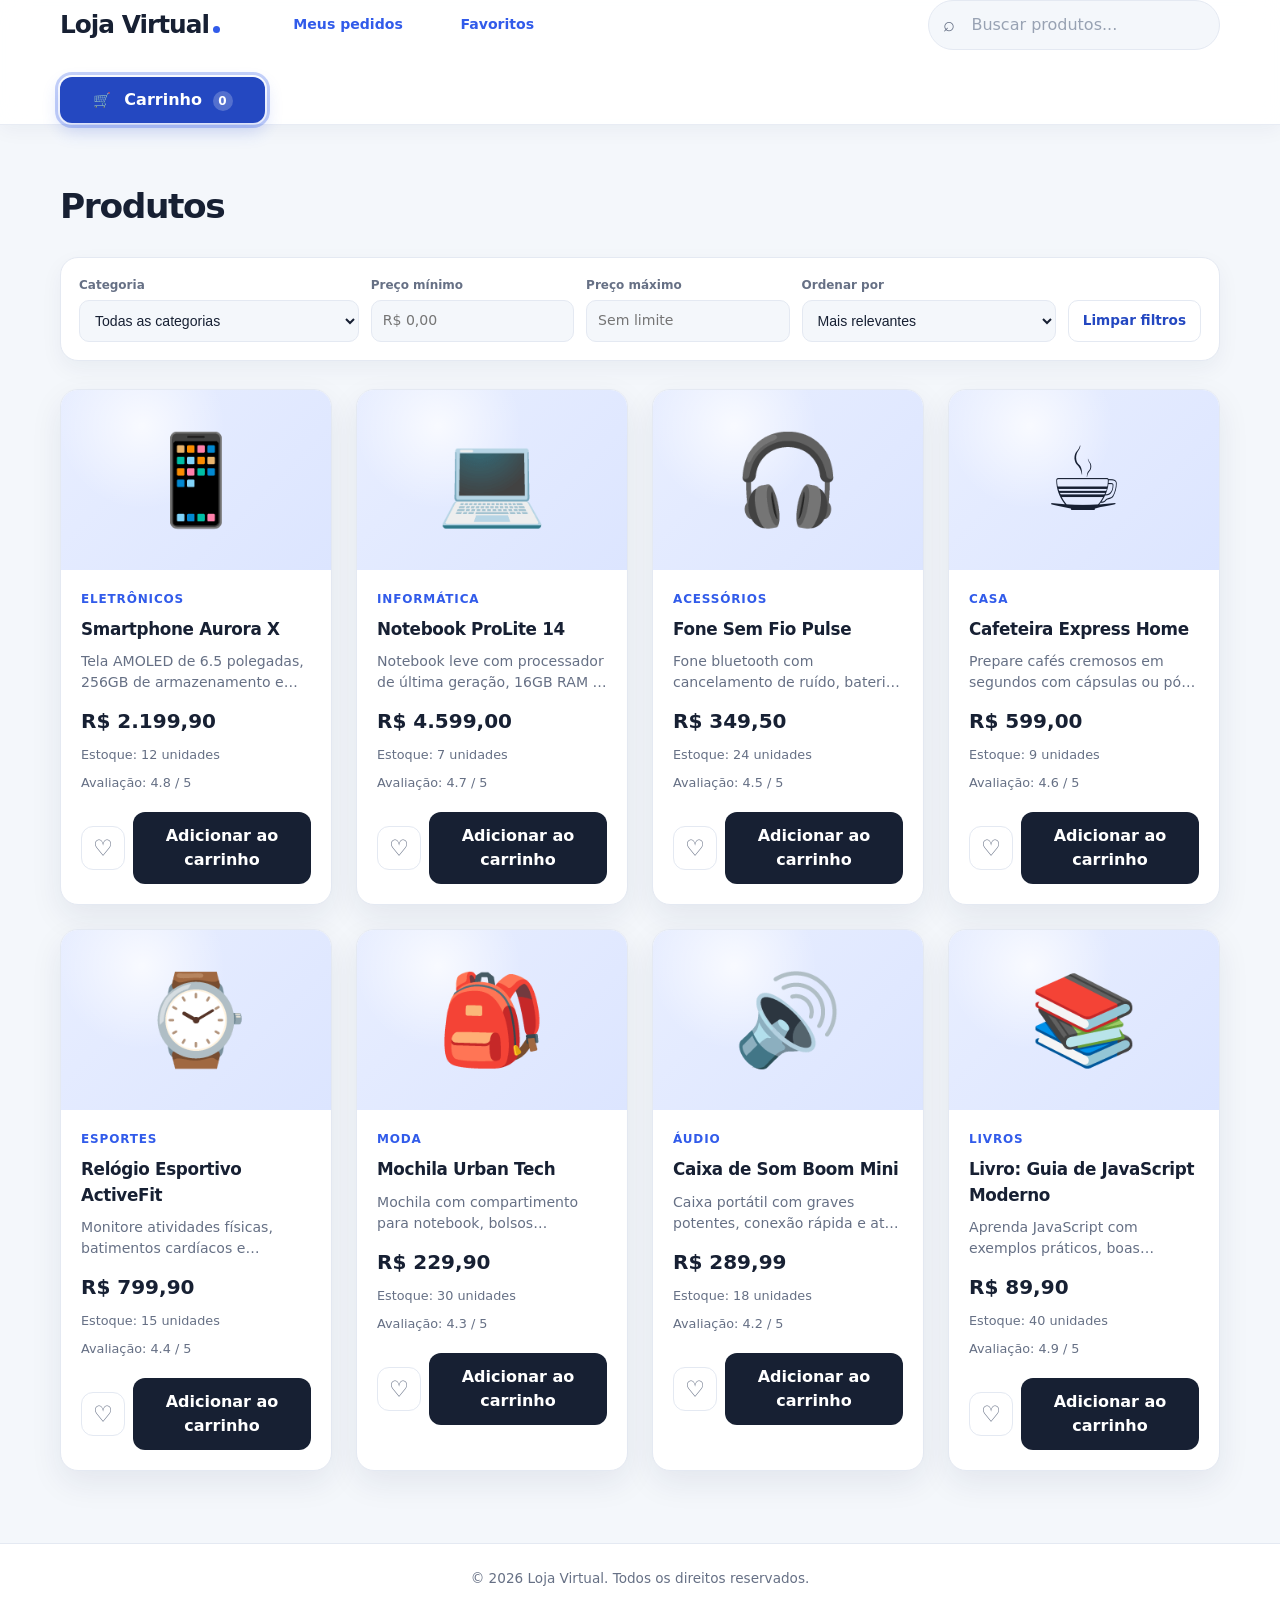
<file: testeEcommerce/index.html>
<!DOCTYPE html>
<html lang="pt-BR">
  <head>
    <meta charset="UTF-8" />
    <meta name="viewport" content="width=device-width, initial-scale=1.0" />
    <title>Loja Virtual</title>
    <link rel="stylesheet" href="css/style.css" />
  </head>
  <body>
    <header class="cabecalho">
      <div class="container cabecalho-conteudo">
        <h1 class="logo">Loja Virtual</h1>
        <a class="botao-pedidos" href="pedidos.html">Meus pedidos</a>
        <a class="botao-pedidos" href="favoritos.html">Favoritos</a>
        <form class="busca" role="search" aria-label="Buscar produtos">
          <label class="sr-only" for="campo-busca">Buscar produtos</label>
          <input
            id="campo-busca"
            name="busca"
            type="search"
            placeholder="Buscar produtos..."
            autocomplete="off"
          />
        </form>
        <button
          class="botao-carrinho"
          id="abrir-carrinho"
          type="button"
          aria-label="Abrir carrinho"
          aria-controls="painel-carrinho"
          aria-expanded="false"
        >
          Carrinho <span id="contador-carrinho" class="contador-carrinho">0</span>
        </button>
      </div>
    </header>

    <main class="conteudo-principal">
      <section class="container secao-produtos" aria-labelledby="titulo-produtos">
        <div class="secao-topo">
          <h2 id="titulo-produtos">Produtos</h2>
        </div>
        <form class="filtros" id="form-filtros" aria-label="Filtrar e ordenar produtos">
          <div class="campo-filtro">
            <label for="filtro-categoria">Categoria</label>
            <select id="filtro-categoria" name="categoria">
              <option value="">Todas as categorias</option>
            </select>
          </div>
          <div class="campo-filtro">
            <label for="preco-minimo">Preço mínimo</label>
            <input
              id="preco-minimo"
              name="preco-minimo"
              type="number"
              min="0"
              step="0.01"
              placeholder="R$ 0,00"
            />
          </div>
          <div class="campo-filtro">
            <label for="preco-maximo">Preço máximo</label>
            <input
              id="preco-maximo"
              name="preco-maximo"
              type="number"
              min="0"
              step="0.01"
              placeholder="Sem limite"
            />
          </div>
          <div class="campo-filtro">
            <label for="ordenacao">Ordenar por</label>
            <select id="ordenacao" name="ordenacao">
              <option value="">Mais relevantes</option>
              <option value="menor-preco">Menor preço</option>
              <option value="maior-preco">Maior preço</option>
              <option value="nome">Nome (A-Z)</option>
            </select>
          </div>
          <button class="botao-limpar" id="limpar-filtros" type="button">
            Limpar filtros
          </button>
        </form>
        <div
          id="lista-produtos"
          class="grade-produtos"
          aria-live="polite"
          aria-busy="false"
        ></div>
        <p id="mensagem-vazia" class="mensagem-vazia" hidden>
          Nenhum produto encontrado com os filtros selecionados.
        </p>
      </section>
    </main>

    <footer class="rodape">
      <div class="container">
        <p>&copy; <span id="ano-atual"></span> Loja Virtual. Todos os direitos reservados.</p>
      </div>
    </footer>

    <div class="carrinho-overlay" id="carrinho-overlay" hidden></div>
    <aside
      class="painel-carrinho"
      id="painel-carrinho"
      aria-labelledby="titulo-carrinho"
      aria-hidden="true"
      hidden
    >
      <div class="cabecalho-carrinho">
        <div>
          <p class="rotulo-carrinho">Sua seleção</p>
          <h2 id="titulo-carrinho">Carrinho</h2>
        </div>
        <button
          class="botao-fechar-carrinho"
          id="fechar-carrinho"
          type="button"
          aria-label="Fechar carrinho"
        >
          &times;
        </button>
      </div>
      <div id="itens-carrinho" class="itens-carrinho" aria-live="polite"></div>
      <p id="carrinho-vazio" class="carrinho-vazio" hidden>
        Seu carrinho está vazio. Adicione um produto para começar.
      </p>
      <div class="resumo-carrinho">
        <div>
          <span>Total</span>
          <strong id="total-carrinho">R$ 0,00</strong>
        </div>
        <button class="botao-finalizar" type="button">Finalizar compra</button>
      </div>
    </aside>

    <script src="js/app.js" defer></script>
  </body>
</html>
</file>
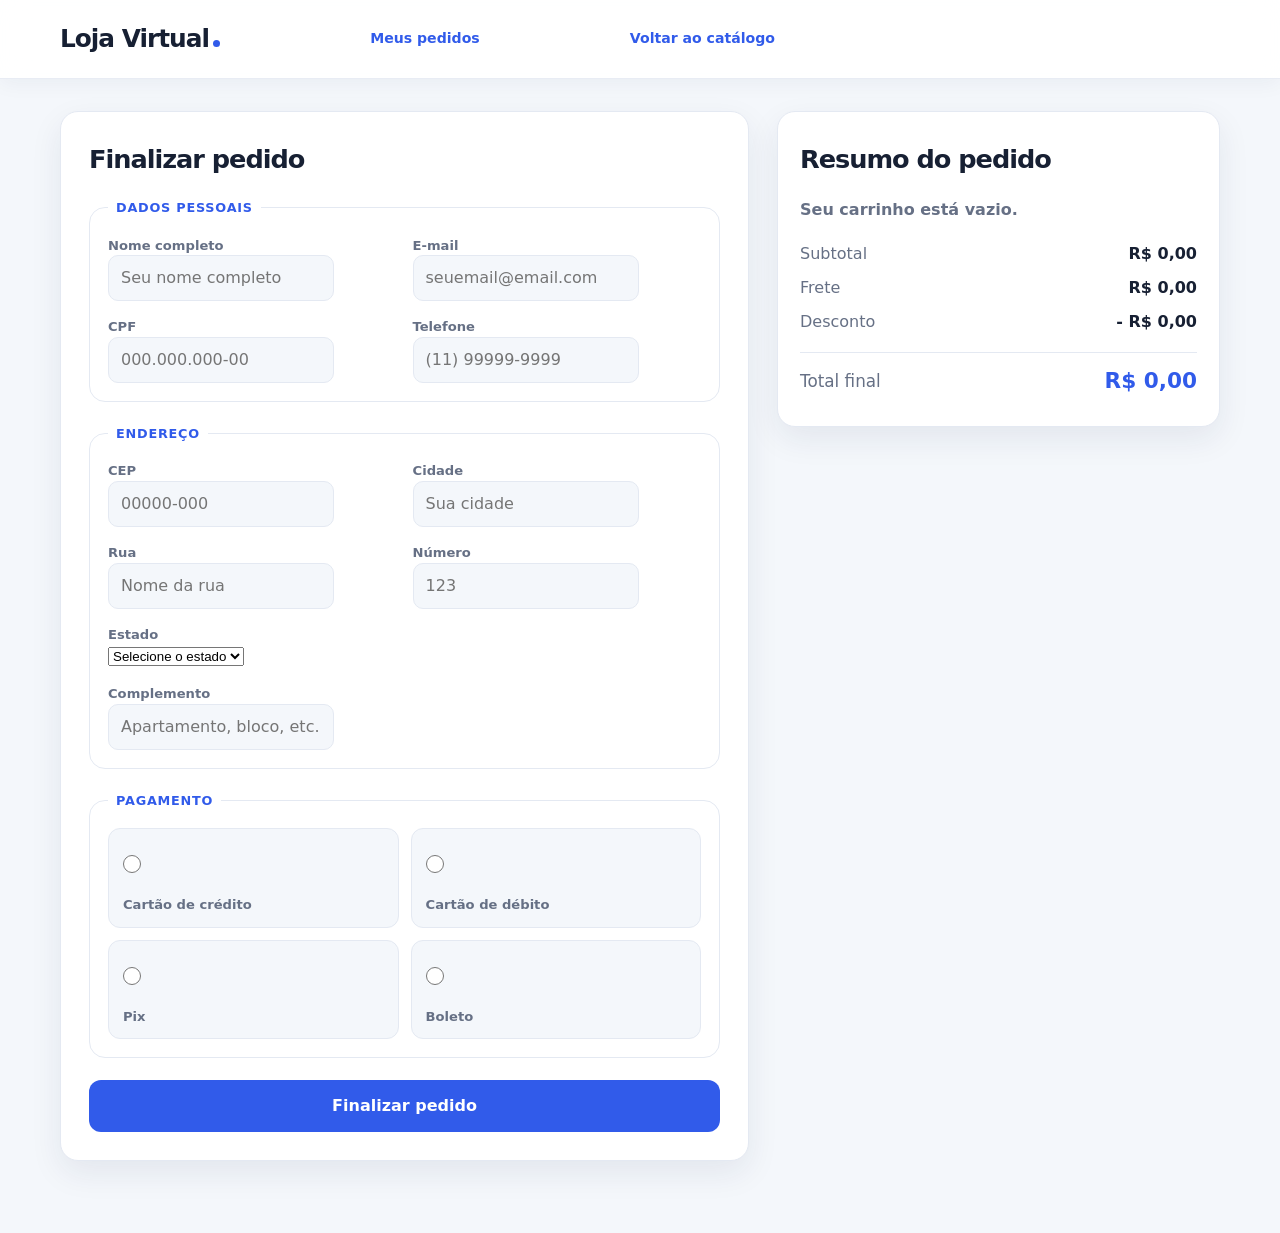
<file: testeEcommerce/checkout.html>
<!DOCTYPE html>
<html lang="pt-BR">
  <head>
    <meta charset="UTF-8" />
    <meta name="viewport" content="width=device-width, initial-scale=1.0" />
    <title>Checkout | Loja Virtual</title>
    <link rel="stylesheet" href="css/style.css" />
  </head>
  <body>
    <header class="cabecalho">
      <div class="container cabecalho-conteudo">
        <h1 class="logo">Loja Virtual</h1>
        <a class="botao-pedidos" href="pedidos.html">Meus pedidos</a>
        <a href="index.html" class="botao-voltar-link">Voltar ao catálogo</a>
      </div>
    </header>

    <main class="conteudo-principal checkout-page">
      <div class="container checkout-layout">
        <section class="checkout-formulario" aria-labelledby="titulo-checkout">
          <h2 id="titulo-checkout">Finalizar pedido</h2>

          <form id="form-checkout" noValidate>
            <fieldset class="grupo-checkout">
              <legend>Dados pessoais</legend>

              <div class="campo-duplo">
                <div class="campo">
                  <label for="nome">Nome completo</label>
                  <input type="text" id="nome" name="nome" placeholder="Seu nome completo" required minlength="3" maxlength="80" />
                  <small class="mensagem-erro" aria-live="polite"></small>
                </div>

                <div class="campo">
                  <label for="email">E-mail</label>
                  <input type="email" id="email" name="email" placeholder="seuemail@email.com" required maxlength="120" pattern="^[^\s@]+@[^\s@]+\.[^\s@]+$" />
                  <small class="mensagem-erro" aria-live="polite"></small>
                </div>
              </div>

              <div class="campo-duplo">
                <div class="campo">
                  <label for="cpf">CPF</label>
                  <input type="text" id="cpf" name="cpf" inputmode="numeric" placeholder="000.000.000-00" required minlength="14" maxlength="14" pattern="^\d{3}\.\d{3}\.\d{3}-\d{2}$" />
                  <small class="mensagem-erro" aria-live="polite"></small>
                </div>

                <div class="campo">
                  <label for="telefone">Telefone</label>
                  <input type="tel" id="telefone" name="telefone" placeholder="(11) 99999-9999" required minlength="14" maxlength="15" pattern="^\(?\d{2}\)?\s?\d{4,5}-?\d{4}$" />
                  <small class="mensagem-erro" aria-live="polite"></small>
                </div>
              </div>
            </fieldset>

            <fieldset class="grupo-checkout">
              <legend>Endereço</legend>

              <div class="campo-duplo">
                <div class="campo">
                  <label for="cep">CEP</label>
                  <input type="text" id="cep" name="cep" placeholder="00000-000" required minlength="9" maxlength="9" pattern="^\d{5}-\d{3}$" />
                  <small class="mensagem-erro" aria-live="polite"></small>
                </div>

                <div class="campo">
                  <label for="cidade">Cidade</label>
                  <input type="text" id="cidade" name="cidade" placeholder="Sua cidade" required minlength="2" maxlength="80" />
                  <small class="mensagem-erro" aria-live="polite"></small>
                </div>
              </div>

              <div class="campo-duplo">
                <div class="campo">
                  <label for="rua">Rua</label>
                  <input type="text" id="rua" name="rua" placeholder="Nome da rua" required minlength="3" maxlength="100" />
                  <small class="mensagem-erro" aria-live="polite"></small>
                </div>

                <div class="campo">
                  <label for="numero">Número</label>
                  <input type="text" id="numero" name="numero" placeholder="123" required minlength="1" maxlength="10" pattern="^[0-9A-Za-z]+$" />
                  <small class="mensagem-erro" aria-live="polite"></small>
                </div>
              </div>

              <div class="campo">
                <label for="estado">Estado</label>
                <select id="estado" name="estado" required>
                  <option value="">Selecione o estado</option>
                  <option value="SP">SP</option>
                  <option value="RJ">RJ</option>
                  <option value="MG">MG</option>
                  <option value="PR">PR</option>
                  <option value="SC">SC</option>
                  <option value="RS">RS</option>
                  <option value="BA">BA</option>
                  <option value="PE">PE</option>
                  <option value="CE">CE</option>
                  <option value="GO">GO</option>
                  <option value="DF">DF</option>
                  <option value="Outro">Outro</option>
                </select>
                <small class="mensagem-erro" aria-live="polite"></small>
              </div>

              <div class="campo">
                <label for="complemento">Complemento</label>
                <input type="text" id="complemento" name="complemento" placeholder="Apartamento, bloco, etc." maxlength="100" />
                <small class="mensagem-erro" aria-live="polite"></small>
              </div>
            </fieldset>

            <fieldset class="grupo-checkout">
              <legend>Pagamento</legend>

              <div class="pagamento-opcoes" role="radiogroup" aria-label="Forma de pagamento">
                <label class="opcao-pagamento">
                  <input type="radio" name="pagamento" value="Cartão de crédito" required />
                  <span>Cartão de crédito</span>
                </label>
                <label class="opcao-pagamento">
                  <input type="radio" name="pagamento" value="Cartão de débito" />
                  <span>Cartão de débito</span>
                </label>
                <label class="opcao-pagamento">
                  <input type="radio" name="pagamento" value="Pix" />
                  <span>Pix</span>
                </label>
                <label class="opcao-pagamento">
                  <input type="radio" name="pagamento" value="Boleto" />
                  <span>Boleto</span>
                </label>
              </div>
              <small class="mensagem-erro mensagem-erro-pagamento" aria-live="polite"></small>
            </fieldset>

            <button type="submit" class="botao-finalizar-checkout">Finalizar pedido</button>
          </form>
        </section>

        <aside class="checkout-resumo" aria-labelledby="titulo-resumo">
          <h2 id="titulo-resumo">Resumo do pedido</h2>

          <div id="lista-resumo-produtos" class="lista-resumo-produtos"></div>

          <div class="resumo-totais">
            <div>
              <span>Subtotal</span>
              <strong id="subtotal-checkout">R$ 0,00</strong>
            </div>
            <div>
              <span>Frete</span>
              <strong id="frete-checkout">R$ 0,00</strong>
            </div>
            <div>
              <span>Desconto</span>
              <strong id="desconto-checkout">- R$ 0,00</strong>
            </div>
            <div class="total-final">
              <span>Total final</span>
              <strong id="total-checkout">R$ 0,00</strong>
            </div>
          </div>
        </aside>
      </div>
    </main>

    <script src="js/produtos.js"></script>
    <script src="js/checkout.js"></script>
  </body>
</html>
</file>
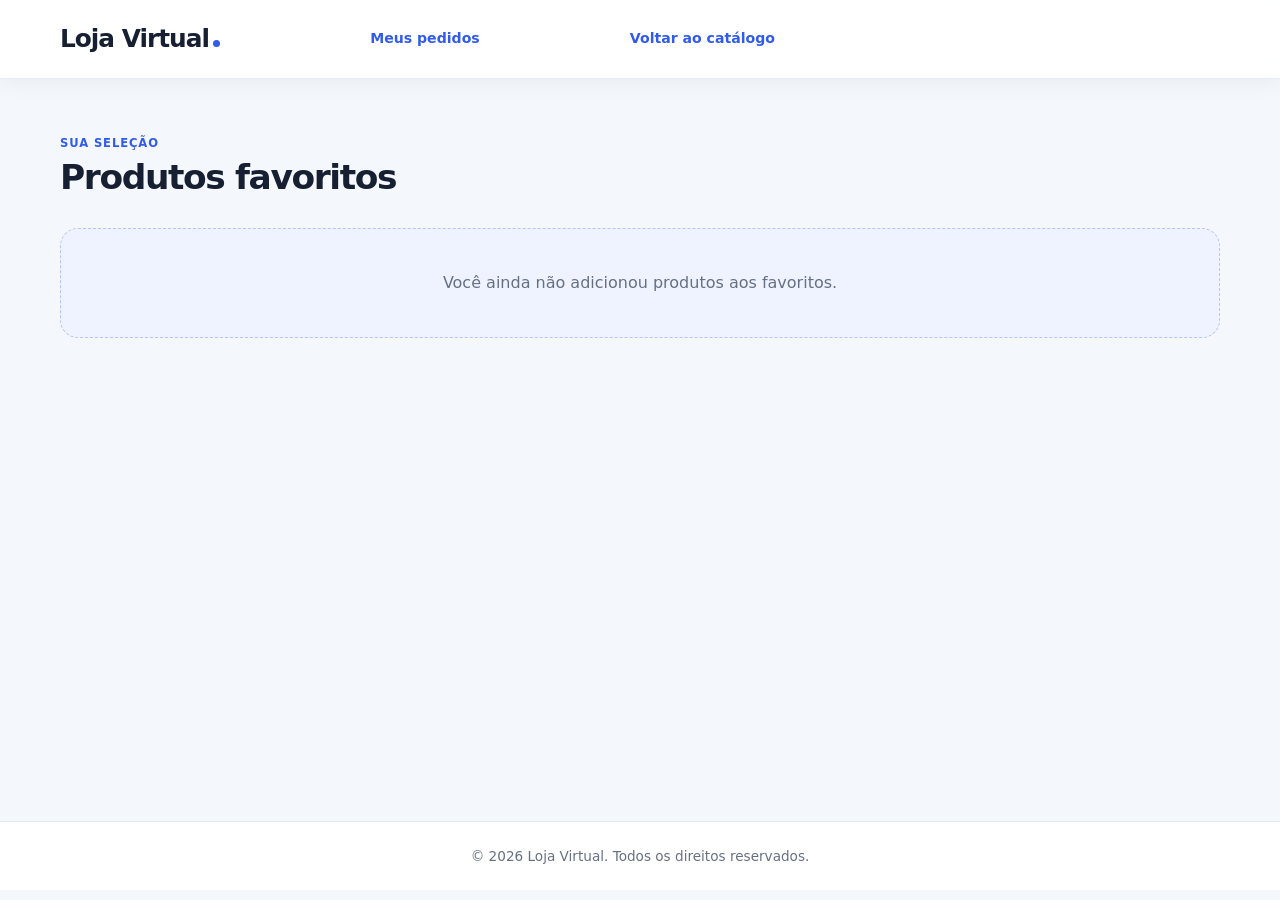
<file: testeEcommerce/favoritos.html>
<!DOCTYPE html>
<html lang="pt-BR">
  <head>
    <meta charset="UTF-8" />
    <meta name="viewport" content="width=device-width, initial-scale=1.0" />
    <title>Favoritos | Loja Virtual</title>
    <link rel="stylesheet" href="css/style.css" />
  </head>
  <body>
    <header class="cabecalho">
      <div class="container cabecalho-conteudo favoritos-cabecalho">
        <h1 class="logo">Loja Virtual</h1>
        <a class="botao-pedidos" href="pedidos.html">Meus pedidos</a>
        <a class="botao-voltar-link" href="index.html">Voltar ao catálogo</a>
      </div>
    </header>

    <main class="conteudo-principal favoritos-page">
      <section class="container" aria-labelledby="titulo-favoritos">
        <div class="secao-topo">
          <div>
            <p class="rotulo-carrinho">Sua seleção</p>
            <h2 id="titulo-favoritos">Produtos favoritos</h2>
          </div>
        </div>
        <div id="lista-favoritos" class="grade-produtos" aria-live="polite"></div>
        <p id="favoritos-vazios" class="mensagem-vazia" hidden>
          Você ainda não adicionou produtos aos favoritos.
        </p>
      </section>
    </main>

    <footer class="rodape">
      <div class="container">
        <p>&copy; <span id="ano-atual"></span> Loja Virtual. Todos os direitos reservados.</p>
      </div>
    </footer>

    <script src="js/produtos.js"></script>
    <script src="js/favoritos.js"></script>
  </body>
</html>
</file>
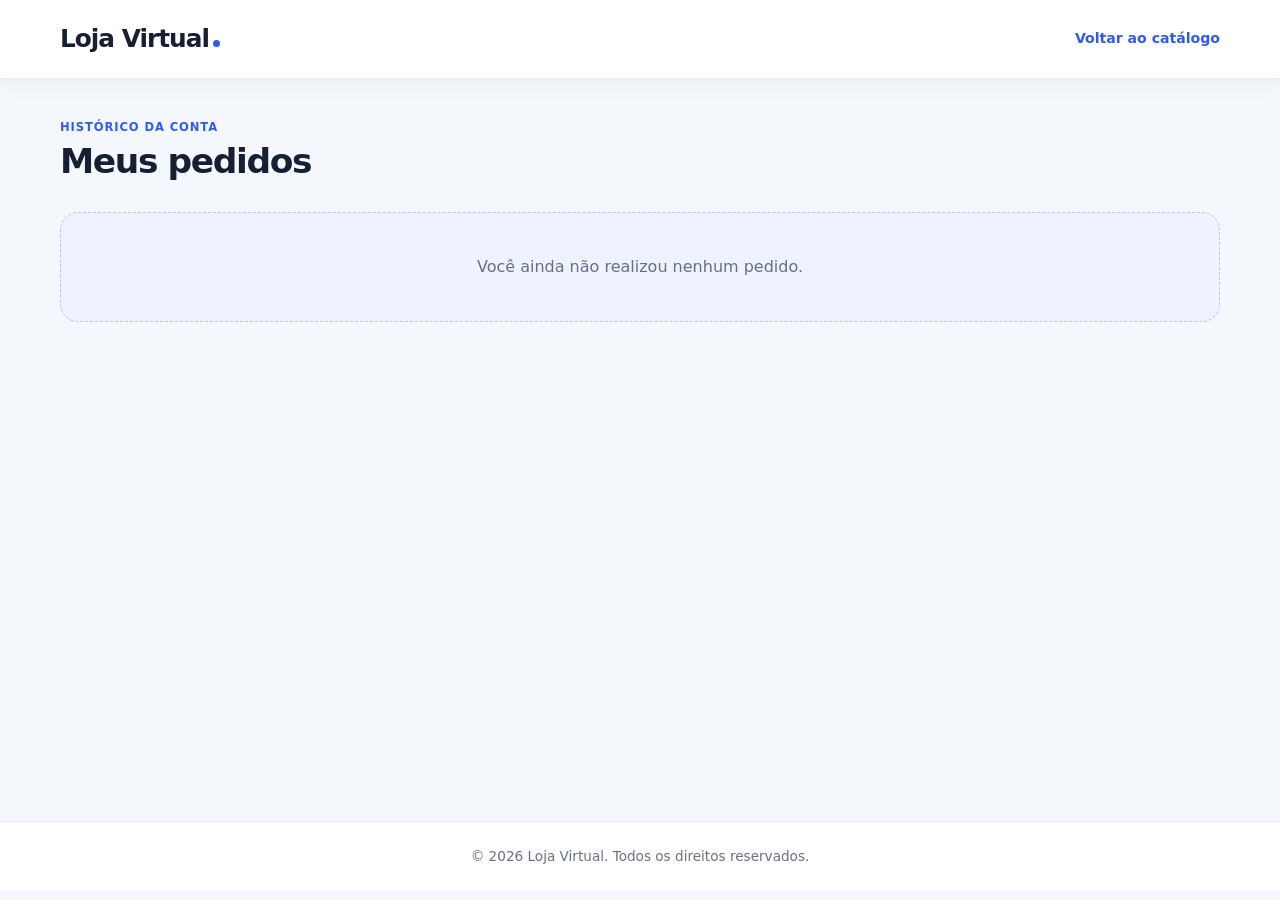
<file: testeEcommerce/pedidos.html>
<!DOCTYPE html>
<html lang="pt-BR">
  <head>
    <meta charset="UTF-8" />
    <meta name="viewport" content="width=device-width, initial-scale=1.0" />
    <title>Meus pedidos | Loja Virtual</title>
    <link rel="stylesheet" href="css/style.css" />
  </head>
  <body>
    <header class="cabecalho">
      <div class="container cabecalho-conteudo pedidos-cabecalho">
        <h1 class="logo">Loja Virtual</h1>
        <a class="botao-voltar-link" href="index.html">Voltar ao catálogo</a>
      </div>
    </header>

    <main class="conteudo-principal pedidos-page">
      <section class="container" aria-labelledby="titulo-pedidos">
        <div class="secao-topo">
          <div>
            <p class="rotulo-carrinho">Histórico da conta</p>
            <h2 id="titulo-pedidos">Meus pedidos</h2>
          </div>
        </div>

        <div id="lista-pedidos" class="lista-pedidos" aria-live="polite"></div>
        <p id="pedidos-vazios" class="mensagem-vazia" hidden>
          Você ainda não realizou nenhum pedido.
        </p>
      </section>
    </main>

    <footer class="rodape">
      <div class="container">
        <p>&copy; <span id="ano-atual"></span> Loja Virtual. Todos os direitos reservados.</p>
      </div>
    </footer>

    <script src="js/pedidos.js"></script>
  </body>
</html>
</file>
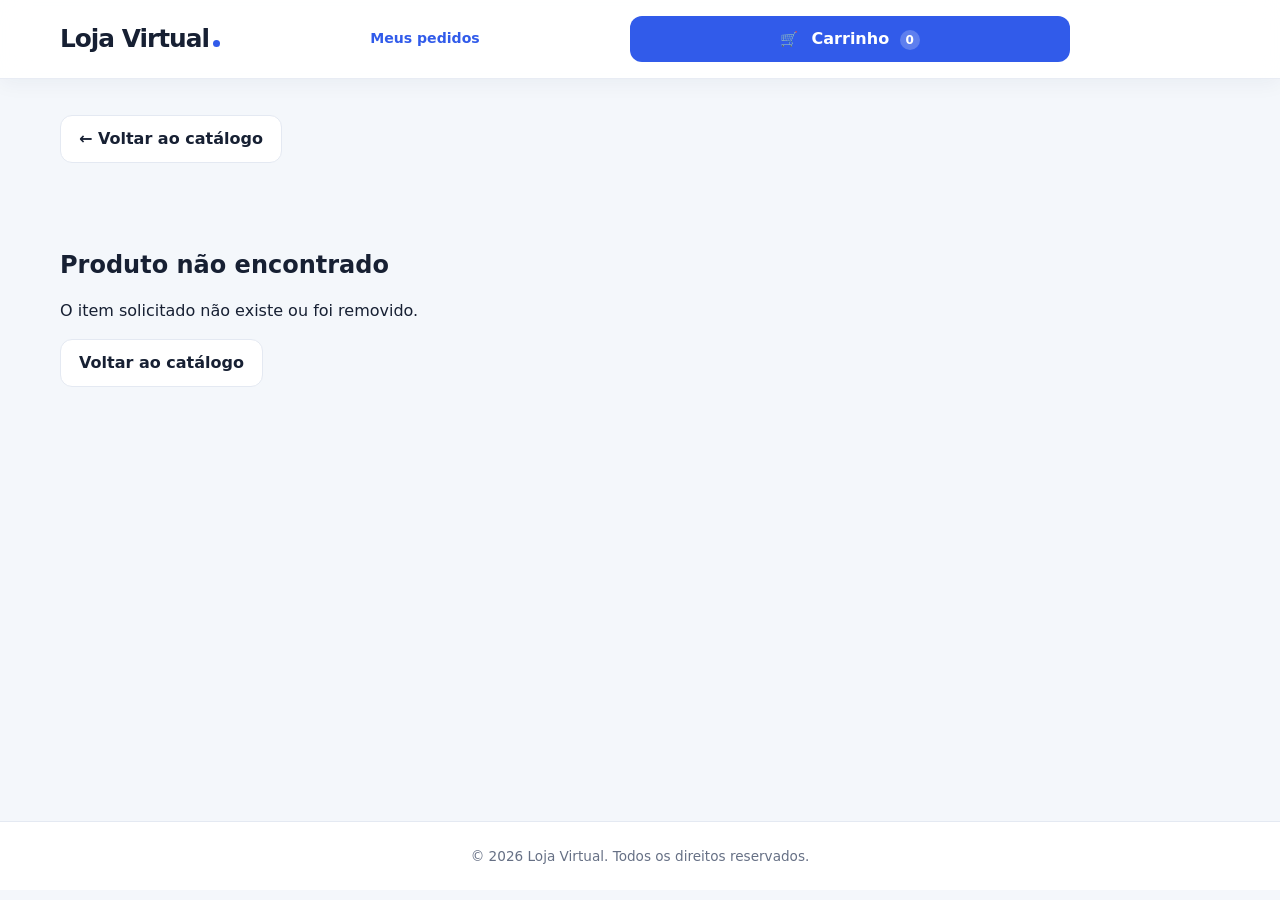
<file: testeEcommerce/produto.html>
<!DOCTYPE html>
<html lang="pt-BR">
  <head>
    <meta charset="UTF-8" />
    <meta name="viewport" content="width=device-width, initial-scale=1.0" />
    <title>Detalhes do Produto | Loja Virtual</title>
    <link rel="stylesheet" href="css/style.css" />
  </head>
  <body>
    <header class="cabecalho">
      <div class="container cabecalho-conteudo">
        <h1 class="logo">Loja Virtual</h1>
        <a class="botao-pedidos" href="pedidos.html">Meus pedidos</a>
        <button class="botao-carrinho" id="abrir-carrinho" type="button" aria-label="Abrir carrinho">
          Carrinho <span id="contador-carrinho" class="contador-carrinho">0</span>
        </button>
      </div>
    </header>

    <main class="conteudo-principal produto-detalhe-page">
      <div class="container">
        <button class="botao-voltar" id="voltar-catalogo" type="button">← Voltar ao catálogo</button>
        <article id="detalhe-produto" class="produto-detalhe" aria-live="polite"></article>
      </div>
    </main>

    <footer class="rodape">
      <div class="container">
        <p>&copy; <span id="ano-atual"></span> Loja Virtual. Todos os direitos reservados.</p>
      </div>
    </footer>

    <div class="carrinho-overlay" id="carrinho-overlay" hidden></div>
    <aside
      class="painel-carrinho"
      id="painel-carrinho"
      aria-labelledby="titulo-carrinho"
      aria-hidden="true"
      hidden
    >
      <div class="cabecalho-carrinho">
        <div>
          <p class="rotulo-carrinho">Sua seleção</p>
          <h2 id="titulo-carrinho">Carrinho</h2>
        </div>
        <button class="botao-fechar-carrinho" id="fechar-carrinho" type="button" aria-label="Fechar carrinho">
          &times;
        </button>
      </div>
      <div id="itens-carrinho" class="itens-carrinho" aria-live="polite"></div>
      <p id="carrinho-vazio" class="carrinho-vazio" hidden>
        Seu carrinho está vazio. Adicione um produto para começar.
      </p>
      <div class="resumo-carrinho">
        <div>
          <span>Total</span>
          <strong id="total-carrinho">R$ 0,00</strong>
        </div>
        <button class="botao-finalizar" type="button">Finalizar compra</button>
      </div>
    </aside>

    <script src="js/produtos.js"></script>
    <script src="js/produto.js"></script>
  </body>
</html>
</file>
<file: testeEcommerce/css/style.css>
:root {
  --cor-fundo: #f4f7fb;
  --cor-superficie: #ffffff;
  --cor-superficie-alt: #eef3ff;
  --cor-texto: #172033;
  --cor-texto-suave: #667085;
  --cor-borda: #e4e9f2;
  --cor-primaria: #315bea;
  --cor-primaria-escura: #2448c1;
  --cor-sucesso: #16845b;
  --cor-alerta: #b54708;
  --cor-indisponivel: #b42318;
  --sombra-suave: 0 12px 32px rgb(24 39 75 / 8%);
  --raio-grande: 18px;
  --raio-medio: 12px;
}

* {
  box-sizing: border-box;
  margin: 0;
  padding: 0;
}

html {
  scroll-behavior: smooth;
}

body {
  min-width: 320px;
  background: var(--cor-fundo);
  color: var(--cor-texto);
  font-family: Inter, ui-sans-serif, system-ui, -apple-system, BlinkMacSystemFont,
    "Segoe UI", sans-serif;
  line-height: 1.5;
}

button,
input {
  font: inherit;
}

button {
  border: 0;
}

.container {
  width: min(1160px, calc(100% - 40px));
  margin: 0 auto;
}

.cabecalho {
  position: sticky;
  top: 0;
  z-index: 10;
  border-bottom: 1px solid rgb(228 233 242 / 85%);
  background: rgb(255 255 255 / 92%);
  box-shadow: 0 4px 20px rgb(24 39 75 / 5%);
  backdrop-filter: blur(14px);
}

.cabecalho-conteudo {
  display: grid;
  grid-template-columns: auto auto minmax(220px, 440px) auto;
  align-items: center;
  gap: 28px;
  min-height: 78px;
}

.logo {
  color: var(--cor-texto);
  font-size: clamp(1.2rem, 2vw, 1.55rem);
  letter-spacing: -0.04em;
}

.botao-pedidos,
.botao-voltar-link {
  color: var(--cor-primaria);
  font-size: 0.88rem;
  font-weight: 800;
  text-decoration: none;
}

.botao-pedidos:hover,
.botao-pedidos:focus-visible,
.botao-voltar-link:hover,
.botao-voltar-link:focus-visible {
  color: var(--cor-primaria-escura);
  text-decoration: underline;
}

.logo::after {
  display: inline-block;
  width: 7px;
  height: 7px;
  margin-left: 4px;
  border-radius: 50%;
  background: var(--cor-primaria);
  content: "";
}

.busca {
  position: relative;
  width: 100%;
}

.busca::before {
  position: absolute;
  top: 50%;
  left: 15px;
  color: var(--cor-texto-suave);
  content: "⌕";
  font-size: 1.25rem;
  line-height: 1;
  transform: translateY(-53%);
}

.busca input {
  width: 100%;
  border: 1px solid var(--cor-borda);
  border-radius: 999px;
  outline: 0;
  padding: 12px 18px 12px 42px;
  background: var(--cor-fundo);
  color: var(--cor-texto);
  transition: border-color 160ms ease, box-shadow 160ms ease, background 160ms ease;
}

.busca input::placeholder {
  color: #98a2b3;
}

.busca input:hover {
  border-color: #c7d0e0;
}

.busca input:focus {
  border-color: var(--cor-primaria);
  background: var(--cor-superficie);
  box-shadow: 0 0 0 4px rgb(49 91 234 / 12%);
}

.botao-carrinho,
.botao-adicionar {
  cursor: pointer;
  border-radius: var(--raio-medio);
  font-weight: 700;
  transition: background 160ms ease, box-shadow 160ms ease, transform 160ms ease,
    opacity 160ms ease;
}

.botao-carrinho {
  padding: 11px 18px;
  background: var(--cor-primaria);
  color: #fff;
  white-space: nowrap;
}

.botao-carrinho::before {
  margin-right: 8px;
  content: "🛒";
  font-size: 0.9em;
}

.contador-carrinho {
  display: inline-grid;
  min-width: 20px;
  min-height: 20px;
  margin-left: 5px;
  padding: 0 5px;
  place-items: center;
  border-radius: 999px;
  background: rgb(255 255 255 / 22%);
  font-size: 0.75rem;
}

.botao-carrinho:hover,
.botao-carrinho:focus-visible {
  background: var(--cor-primaria-escura);
  box-shadow: 0 8px 18px rgb(49 91 234 / 22%);
  transform: translateY(-1px);
}

.botao-carrinho:focus-visible,
.botao-adicionar:focus-visible {
  outline: 3px solid rgb(49 91 234 / 28%);
  outline-offset: 2px;
}

.conteudo-principal {
  min-height: calc(100vh - 158px);
  padding: 56px 0 72px;
}

.secao-topo {
  display: flex;
  align-items: end;
  justify-content: space-between;
  margin-bottom: 24px;
}

.secao-topo h2 {
  font-size: clamp(1.65rem, 3vw, 2.15rem);
  letter-spacing: -0.04em;
}

.filtros {
  display: grid;
  grid-template-columns: minmax(160px, 1.1fr) repeat(2, minmax(130px, 0.8fr))
    minmax(170px, 1fr) auto;
  align-items: end;
  gap: 12px;
  margin-bottom: 28px;
  padding: 18px;
  border: 1px solid var(--cor-borda);
  border-radius: var(--raio-grande);
  background: var(--cor-superficie);
  box-shadow: 0 8px 22px rgb(24 39 75 / 5%);
}

.campo-filtro {
  display: grid;
  gap: 6px;
}

.campo-filtro label {
  color: var(--cor-texto-suave);
  font-size: 0.75rem;
  font-weight: 800;
}

.campo-filtro select,
.campo-filtro input {
  width: 100%;
  min-height: 42px;
  border: 1px solid var(--cor-borda);
  border-radius: 10px;
  outline: 0;
  padding: 9px 11px;
  background: var(--cor-fundo);
  color: var(--cor-texto);
  font-size: 0.88rem;
}

.campo-filtro select:focus,
.campo-filtro input:focus {
  border-color: var(--cor-primaria);
  box-shadow: 0 0 0 4px rgb(49 91 234 / 12%);
}

.botao-limpar {
  min-height: 42px;
  padding: 9px 14px;
  border: 1px solid var(--cor-borda);
  border-radius: 10px;
  background: var(--cor-superficie);
  color: var(--cor-primaria-escura);
  cursor: pointer;
  font-size: 0.85rem;
  font-weight: 800;
  transition: background 160ms ease, border-color 160ms ease, transform 160ms ease;
}

.botao-limpar:hover,
.botao-limpar:focus-visible {
  border-color: #b7c5f5;
  background: var(--cor-superficie-alt);
  transform: translateY(-1px);
}

.botao-limpar:focus-visible {
  outline: 3px solid rgb(49 91 234 / 28%);
  outline-offset: 2px;
}

.mensagem-vazia {
  padding: 42px 20px;
  border: 1px dashed #b7c5f5;
  border-radius: var(--raio-grande);
  background: var(--cor-superficie-alt);
  color: var(--cor-texto-suave);
  text-align: center;
}

.input-erro {
  border-color: #d92d20 !important;
  box-shadow: 0 0 0 4px rgb(217 45 32 / 8%) !important;
}

.mensagem-erro {
  display: none;
  margin-top: 6px;
  color: #b42318;
  font-size: 0.76rem;
  font-weight: 700;
}

body.carrinho-aberto {
  overflow: hidden;
}

.carrinho-overlay,
.painel-carrinho {
  display: none;
}

body.carrinho-aberto .carrinho-overlay,
body.carrinho-aberto .painel-carrinho {
  display: block;
}

body.carrinho-aberto .painel-carrinho {
  display: flex;
}

.carrinho-overlay {
  position: fixed;
  inset: 0;
  z-index: 19;
  background: rgb(17 24 39 / 45%);
  backdrop-filter: blur(2px);
}

.painel-carrinho {
  position: fixed;
  top: 0;
  right: 0;
  z-index: 20;
  display: none;
  flex-direction: column;
  width: min(430px, 100%);
  height: 100dvh;
  padding: 28px;
  background: var(--cor-superficie);
  box-shadow: -14px 0 40px rgb(24 39 75 / 18%);
}

.cabecalho-carrinho {
  display: flex;
  align-items: flex-start;
  justify-content: space-between;
  padding-bottom: 22px;
  border-bottom: 1px solid var(--cor-borda);
}

.rotulo-carrinho {
  color: var(--cor-primaria);
  font-size: 0.72rem;
  font-weight: 800;
  letter-spacing: 0.08em;
  text-transform: uppercase;
}

.cabecalho-carrinho h2 {
  margin-top: 2px;
  font-size: 1.65rem;
  letter-spacing: -0.04em;
}

.botao-fechar-carrinho {
  width: 36px;
  height: 36px;
  border-radius: 50%;
  background: var(--cor-fundo);
  color: var(--cor-texto);
  cursor: pointer;
  font-size: 1.6rem;
  line-height: 1;
  transition: background 160ms ease, color 160ms ease;
}

.botao-fechar-carrinho:hover,
.botao-fechar-carrinho:focus-visible {
  background: var(--cor-superficie-alt);
  color: var(--cor-primaria);
}

.botao-fechar-carrinho:focus-visible {
  outline: 3px solid rgb(49 91 234 / 28%);
  outline-offset: 2px;
}

.itens-carrinho {
  display: grid;
  gap: 14px;
  overflow-y: auto;
  padding: 22px 2px;
}

.item-carrinho {
  display: grid;
  grid-template-columns: 52px 1fr;
  gap: 12px;
  padding-bottom: 14px;
  border-bottom: 1px solid var(--cor-borda);
}

.item-carrinho-emoji {
  display: grid;
  width: 52px;
  height: 52px;
  place-items: center;
  border-radius: 12px;
  background: var(--cor-superficie-alt);
  font-size: 1.8rem;
}

.item-carrinho-info {
  min-width: 0;
}

.item-carrinho-info h3 {
  overflow: hidden;
  font-size: 0.9rem;
  text-overflow: ellipsis;
  white-space: nowrap;
}

.item-carrinho-info p,
.item-carrinho-info strong {
  display: block;
  font-size: 0.78rem;
}

.item-carrinho-info p {
  color: var(--cor-texto-suave);
}

.item-carrinho-info strong {
  margin-top: 3px;
}

.controles-quantidade {
  display: flex;
  align-items: center;
  gap: 10px;
  margin-top: 9px;
}

.controles-quantidade button {
  width: 26px;
  height: 26px;
  border: 1px solid var(--cor-borda);
  border-radius: 7px;
  background: var(--cor-superficie);
  color: var(--cor-primaria);
  cursor: pointer;
  font-weight: 800;
}

.controles-quantidade button:hover:not(:disabled),
.controles-quantidade button:focus-visible {
  border-color: #b7c5f5;
  background: var(--cor-superficie-alt);
}

.controles-quantidade button:disabled {
  cursor: not-allowed;
  opacity: 0.45;
}

.controles-quantidade button:focus-visible {
  outline: 2px solid rgb(49 91 234 / 28%);
  outline-offset: 2px;
}

.botao-remover {
  margin-top: 8px;
  background: none;
  color: var(--cor-indisponivel);
  cursor: pointer;
  font-size: 0.75rem;
  font-weight: 700;
}

.botao-remover:hover,
.botao-remover:focus-visible {
  text-decoration: underline;
}

.carrinho-vazio {
  margin: auto 0;
  color: var(--cor-texto-suave);
  text-align: center;
}

.resumo-carrinho {
  display: grid;
  gap: 16px;
  margin-top: auto;
  padding-top: 20px;
  border-top: 1px solid var(--cor-borda);
}

.resumo-carrinho > div {
  display: flex;
  align-items: center;
  justify-content: space-between;
}

.resumo-carrinho strong {
  font-size: 1.35rem;
}

.botao-finalizar {
  width: 100%;
  padding: 13px;
  border-radius: var(--raio-medio);
  background: var(--cor-primaria);
  color: #fff;
  cursor: pointer;
  font-weight: 800;
}

.botao-finalizar:hover,
.botao-finalizar:focus-visible {
  background: var(--cor-primaria-escura);
  box-shadow: 0 8px 18px rgb(49 91 234 / 22%);
}

.botao-finalizar:focus-visible {
  outline: 3px solid rgb(49 91 234 / 28%);
  outline-offset: 2px;
}

.checkout-page {
  padding-top: 32px;
}

.checkout-layout {
  display: grid;
  grid-template-columns: minmax(0, 1.4fr) minmax(300px, 0.9fr);
  gap: 28px;
  align-items: start;
}

.checkout-formulario,
.checkout-resumo {
  background: var(--cor-superficie);
  border: 1px solid var(--cor-borda);
  border-radius: var(--raio-grande);
  box-shadow: var(--sombra-suave);
}

.checkout-formulario {
  padding: 28px;
}

.checkout-resumo {
  padding: 28px 22px;
}

.checkout-formulario h2,
.checkout-resumo h2 {
  margin-bottom: 20px;
  font-size: clamp(1.5rem, 2vw, 2rem);
  letter-spacing: -0.04em;
}

#form-checkout {
  display: grid;
  gap: 22px;
}

.grupo-checkout {
  display: grid;
  gap: 16px;
  border: 1px solid var(--cor-borda);
  border-radius: 16px;
  padding: 18px;
}

.grupo-checkout legend {
  padding: 0 8px;
  color: var(--cor-primaria);
  font-size: 0.8rem;
  font-weight: 800;
  letter-spacing: 0.06em;
  text-transform: uppercase;
}

#form-checkout label {
  display: grid;
  gap: 8px;
  color: var(--cor-texto-suave);
  font-size: 0.82rem;
  font-weight: 700;
}

#form-checkout input {
  min-height: 46px;
  padding: 10px 12px;
  border: 1px solid var(--cor-borda);
  border-radius: 10px;
  background: var(--cor-fundo);
  color: var(--cor-texto);
  font: inherit;
}

#form-checkout input:focus {
  border-color: var(--cor-primaria);
  box-shadow: 0 0 0 4px rgb(49 91 234 / 12%);
  outline: none;
}

.campo-duplo {
  display: grid;
  grid-template-columns: repeat(2, minmax(0, 1fr));
  gap: 16px;
}

.pagamento-opcoes {
  display: grid;
  grid-template-columns: repeat(2, minmax(0, 1fr));
  gap: 12px;
}

.opcao-pagamento {
  display: flex;
  align-items: center;
  gap: 10px;
  padding: 12px 14px;
  border: 1px solid var(--cor-borda);
  border-radius: 12px;
  background: var(--cor-fundo);
  cursor: pointer;
}

.opcao-pagamento input {
  width: 18px;
  height: 18px;
}

.botao-finalizar-checkout {
  min-height: 52px;
  border: 0;
  border-radius: 12px;
  background: var(--cor-primaria);
  color: #fff;
  cursor: pointer;
  font-size: 1rem;
  font-weight: 800;
}

.botao-finalizar-checkout:hover,
.botao-finalizar-checkout:focus-visible {
  background: var(--cor-primaria-escura);
  box-shadow: 0 8px 18px rgb(49 91 234 / 22%);
}

.lista-resumo-produtos {
  display: grid;
  gap: 16px;
  margin-bottom: 20px;
}

.item-resumo-checkout {
  display: grid;
  grid-template-columns: 54px 1fr;
  gap: 12px;
  padding-bottom: 12px;
  border-bottom: 1px solid var(--cor-borda);
}

.item-resumo-emoji {
  display: grid;
  place-items: center;
  width: 54px;
  height: 54px;
  border-radius: 12px;
  background: var(--cor-superficie-alt);
  font-size: 1.8rem;
}

.item-resumo-detalhes h3 {
  font-size: 0.95rem;
  margin-bottom: 2px;
}

.item-resumo-detalhes p,
.item-resumo-detalhes strong {
  display: block;
  font-size: 0.8rem;
  color: var(--cor-texto-suave);
}

.item-resumo-detalhes strong {
  margin-top: 6px;
  color: var(--cor-texto);
}

.resumo-totais {
  display: grid;
  gap: 10px;
  margin-top: 20px;
}

.resumo-totais > div {
  display: flex;
  align-items: center;
  justify-content: space-between;
  gap: 10px;
  color: var(--cor-texto-suave);
}

.resumo-totais strong {
  color: var(--cor-texto);
}

.total-final {
  margin-top: 8px;
  padding-top: 12px;
  border-top: 1px solid var(--cor-borda);
  font-size: 1.05rem;
}

.total-final strong {
  color: var(--cor-primaria);
  font-size: 1.35rem;
}

.checkout-vazio {
  color: var(--cor-texto-suave);
  font-weight: 700;
}

.pedidos-cabecalho {
  grid-template-columns: 1fr auto;
}

.pedidos-page {
  padding-top: 40px;
}

.lista-pedidos {
  display: grid;
  gap: 20px;
}

.pedido-card {
  padding: 24px;
  border: 1px solid var(--cor-borda);
  border-radius: var(--raio-grande);
  background: var(--cor-superficie);
  box-shadow: var(--sombra-suave);
}

.pedido-cabecalho,
.pedido-total {
  display: flex;
  align-items: center;
  justify-content: space-between;
  gap: 16px;
}

.pedido-label {
  color: var(--cor-texto-suave);
  font-size: 0.75rem;
  font-weight: 800;
  letter-spacing: 0.08em;
  text-transform: uppercase;
}

.pedido-cabecalho h3 {
  margin-top: 3px;
  font-size: 1.15rem;
}

.pedido-status {
  padding: 6px 10px;
  border-radius: 999px;
  background: #e5f6ee;
  color: var(--cor-sucesso);
  font-size: 0.78rem;
  font-weight: 800;
}

.pedido-data {
  margin-top: 5px;
  color: var(--cor-texto-suave);
  font-size: 0.85rem;
}

.pedido-produtos {
  display: grid;
  gap: 12px;
  margin: 20px 0;
  padding: 0;
  list-style: none;
}

.pedido-produto {
  display: grid;
  grid-template-columns: 42px 1fr auto;
  gap: 12px;
  align-items: center;
  padding-top: 12px;
  border-top: 1px solid var(--cor-borda);
}

.pedido-produto-emoji {
  display: grid;
  width: 42px;
  height: 42px;
  place-items: center;
  border-radius: 10px;
  background: var(--cor-superficie-alt);
  font-size: 1.4rem;
}

.pedido-produto strong,
.pedido-produto small {
  display: block;
}

.pedido-produto strong {
  font-size: 0.9rem;
}

.pedido-produto small {
  margin-top: 2px;
  color: var(--cor-texto-suave);
}

.pedido-total {
  padding-top: 16px;
  border-top: 1px solid var(--cor-borda);
}

.pedido-total strong {
  color: var(--cor-primaria);
  font-size: 1.25rem;
}

@media (max-width: 860px) {
  .checkout-layout {
    grid-template-columns: 1fr;
  }
}

@media (max-width: 560px) {
  .campo-duplo,
  .pagamento-opcoes {
    grid-template-columns: 1fr;
  }

  .checkout-formulario,
  .checkout-resumo {
    padding: 18px;
  }
}

.grade-produtos {
  display: grid;
  grid-template-columns: repeat(4, minmax(0, 1fr));
  gap: 24px;
}

.produto-card {
  display: flex;
  flex-direction: column;
  overflow: hidden;
  min-width: 0;
  border: 1px solid var(--cor-borda);
  border-radius: var(--raio-grande);
  background: var(--cor-superficie);
  box-shadow: var(--sombra-suave);
  transition: border-color 180ms ease, box-shadow 180ms ease, transform 180ms ease;
}

.produto-card:hover {
  border-color: #cad5f4;
  box-shadow: 0 18px 40px rgb(24 39 75 / 12%);
  transform: translateY(-4px);
}

.produto-link {
  display: block;
  color: inherit;
  text-decoration: none;
}

.produto-imagem {
  display: block;
  width: 100%;
  aspect-ratio: 3 / 2;
  object-fit: cover;
  background: var(--cor-superficie-alt);
}

.produto-emoji {
  display: grid;
  place-items: center;
  background:
    radial-gradient(circle at 30% 20%, rgb(255 255 255 / 75%), transparent 35%),
    linear-gradient(135deg, #e8eeff, #dce5ff);
  font-size: clamp(4rem, 8vw, 5.5rem);
  line-height: 1;
}

.produto-info {
  display: flex;
  flex: 1;
  flex-direction: column;
  gap: 9px;
  padding: 20px;
}

.produto-categoria {
  color: var(--cor-primaria);
  font-size: 0.75rem;
  font-weight: 800;
  letter-spacing: 0.07em;
  text-transform: uppercase;
}

.produto-nome {
  font-size: 1.05rem;
  letter-spacing: -0.02em;
}

.produto-descricao {
  display: -webkit-box;
  overflow: hidden;
  min-height: 3em;
  color: var(--cor-texto-suave);
  font-size: 0.88rem;
  -webkit-box-orient: vertical;
  -webkit-line-clamp: 2;
}

.produto-preco {
  margin-top: 4px;
  color: var(--cor-texto);
  font-size: 1.25rem;
  font-weight: 800;
}

.produto-meta {
  color: var(--cor-texto-suave);
  font-size: 0.8rem;
}

.produto-meta:first-of-type {
  color: var(--cor-sucesso);
  font-weight: 700;
}

.produto-acoes {
  display: flex;
  align-items: center;
  gap: 8px;
  padding: 0 20px 20px;
}

.botao-favorito {
  flex: 0 0 44px;
  width: 44px;
  height: 44px;
  border: 1px solid var(--cor-borda);
  border-radius: var(--raio-medio);
  background: var(--cor-superficie);
  color: var(--cor-texto-suave);
  cursor: pointer;
  font-size: 1.4rem;
  line-height: 1;
  transition: background 160ms ease, border-color 160ms ease, color 160ms ease,
    transform 160ms ease;
}

.botao-favorito:hover,
.botao-favorito:focus-visible,
.botao-favorito.favoritado {
  border-color: #f2b8b5;
  background: #fff2f1;
  color: var(--cor-indisponivel);
  transform: translateY(-1px);
}

.botao-favorito:focus-visible {
  outline: 3px solid rgb(217 45 32 / 20%);
  outline-offset: 2px;
}

.botao-adicionar {
  width: 100%;
  margin-top: auto;
  padding: 12px 14px;
  background: var(--cor-texto);
  color: #fff;
}

.botao-adicionar:hover,
.botao-adicionar:focus-visible {
  background: var(--cor-primaria);
  box-shadow: 0 8px 18px rgb(49 91 234 / 20%);
  transform: translateY(-1px);
}

/* Aplicável quando o catálogo marcar um card sem estoque. */
.produto-card.sem-estoque,
.produto-card[data-estoque="0"] {
  border-color: #f3c2bf;
}

.produto-card.sem-estoque .produto-imagem,
.produto-card[data-estoque="0"] .produto-imagem {
  filter: grayscale(0.8);
  opacity: 0.7;
}

.produto-card.sem-estoque .produto-meta,
.produto-card[data-estoque="0"] .produto-meta,
.produto-meta.indisponivel {
  color: var(--cor-indisponivel);
  font-weight: 800;
}

.produto-card.sem-estoque .botao-adicionar,
.produto-card[data-estoque="0"] .botao-adicionar,
.botao-adicionar:disabled {
  cursor: not-allowed;
  background: #d0d5dd;
  box-shadow: none;
  color: #667085;
  opacity: 1;
  transform: none;
}

.produto-card.sem-estoque .botao-adicionar::after,
.produto-card[data-estoque="0"] .botao-adicionar::after {
  display: block;
  color: var(--cor-indisponivel);
  content: "Produto indisponível";
  font-size: 0.72rem;
  font-weight: 700;
  margin-top: 3px;
}

.produto-detalhe-page {
  padding-top: 36px;
}

.produto-detalhe {
  display: grid;
  grid-template-columns: minmax(280px, 480px) minmax(0, 1fr);
  gap: 36px;
  align-items: center;
  padding: 24px 0;
}

.produto-detalhe-imagem {
  display: grid;
  place-items: center;
  min-height: 360px;
  border-radius: 24px;
  background: linear-gradient(135deg, #edf2ff, #dfe9ff);
  font-size: clamp(6rem, 11vw, 10rem);
  box-shadow: var(--sombra-suave);
}

.produto-detalhe-info {
  display: flex;
  flex-direction: column;
  gap: 14px;
}

.produto-detalhe-info h2 {
  font-size: clamp(2rem, 4vw, 3rem);
  letter-spacing: -0.05em;
}

.produto-avaliacao {
  color: var(--cor-alerta);
  font-weight: 700;
}

.produto-preco-detalhe {
  font-size: clamp(1.8rem, 3vw, 2.5rem);
  font-weight: 800;
  color: var(--cor-primaria);
}

.produto-estoque {
  color: var(--cor-sucesso);
  font-weight: 700;
}

.produto-descricao-completa {
  color: var(--cor-texto-suave);
  font-size: 1rem;
  line-height: 1.7;
}

.detalhe-acoes {
  display: grid;
  gap: 10px;
  margin-top: 10px;
}

.detalhe-acoes label {
  font-size: 0.8rem;
  font-weight: 800;
  color: var(--cor-texto-suave);
}

.quantidade-seletor {
  display: flex;
  align-items: center;
  gap: 12px;
  width: fit-content;
}

.botao-quantidade {
  width: 36px;
  height: 36px;
  border-radius: 10px;
  border: 1px solid var(--cor-borda);
  background: var(--cor-superficie);
  color: var(--cor-primaria);
  cursor: pointer;
  font-size: 1.2rem;
  font-weight: 800;
}

.quantidade-seletor input {
  width: 88px;
  min-height: 42px;
  border: 1px solid var(--cor-borda);
  border-radius: 10px;
  text-align: center;
  font-weight: 700;
}

.acoes-detalhe {
  display: flex;
  flex-wrap: wrap;
  gap: 12px;
  margin-top: 10px;
}

.botao-adicionar-detalhe,
.botao-secundario,
.botao-voltar {
  min-height: 46px;
  padding: 11px 18px;
  border-radius: 12px;
  cursor: pointer;
  font-weight: 800;
}

.botao-adicionar-detalhe {
  background: var(--cor-primaria);
  color: #fff;
}

.botao-adicionar-detalhe:hover,
.botao-adicionar-detalhe:focus-visible,
.botao-secundario:hover,
.botao-secundario:focus-visible,
.botao-voltar:hover,
.botao-voltar:focus-visible {
  transform: translateY(-1px);
}

.botao-adicionar-detalhe:disabled {
  cursor: not-allowed;
  opacity: 0.5;
  transform: none;
}

.botao-secundario,
.botao-voltar {
  border: 1px solid var(--cor-borda);
  background: var(--cor-superficie);
  color: var(--cor-texto);
}

.produto-nao-encontrado {
  display: grid;
  gap: 16px;
  justify-items: start;
  padding: 60px 0;
}

.rodape {
  border-top: 1px solid var(--cor-borda);
  background: var(--cor-superficie);
  color: var(--cor-texto-suave);
}

.rodape .container {
  padding: 24px 0;
  font-size: 0.85rem;
  text-align: center;
}

.sr-only {
  position: absolute;
  width: 1px;
  height: 1px;
  padding: 0;
  margin: -1px;
  overflow: hidden;
  clip: rect(0, 0, 0, 0);
  border: 0;
  white-space: nowrap;
}

@media (max-width: 960px) {
  .grade-produtos {
    grid-template-columns: repeat(3, minmax(0, 1fr));
  }
}

@media (max-width: 720px) {
  .container {
    width: min(100% - 32px, 560px);
  }

  .cabecalho-conteudo {
    grid-template-columns: 1fr auto auto;
    gap: 14px;
    padding: 14px 0;
  }

  .pedidos-cabecalho {
    grid-template-columns: 1fr auto;
  }

  .filtros {
    grid-template-columns: repeat(2, minmax(0, 1fr));
  }

  .busca {
    grid-column: 1 / -1;
    grid-row: 2;
  }

  .conteudo-principal {
    padding: 36px 0 52px;
  }

  .grade-produtos {
    grid-template-columns: repeat(2, minmax(0, 1fr));
    gap: 16px;
  }

  .produto-detalhe {
    grid-template-columns: 1fr;
  }

  .produto-info {
    padding: 16px;
  }
}

@media (max-width: 460px) {
  .container {
    width: min(100% - 24px, 400px);
  }

  .cabecalho-conteudo {
    min-height: 70px;
  }

  .filtros {
    grid-template-columns: 1fr;
  }

  .botao-carrinho {
    padding: 10px 12px;
  }

  .contador-carrinho {
    margin-left: 2px;
  }

  .botao-carrinho {
    font-size: 0;
  }

  .botao-carrinho::before {
    font-size: 1rem;
  }

  .grade-produtos {
    grid-template-columns: 1fr;
  }

  .produto-imagem {
    aspect-ratio: 16 / 9;
  }
}

@media (prefers-reduced-motion: reduce) {
  html {
    scroll-behavior: auto;
  }

  *,
  *::before,
  *::after {
    transition-duration: 0.01ms !important;
  }
}
</file>
